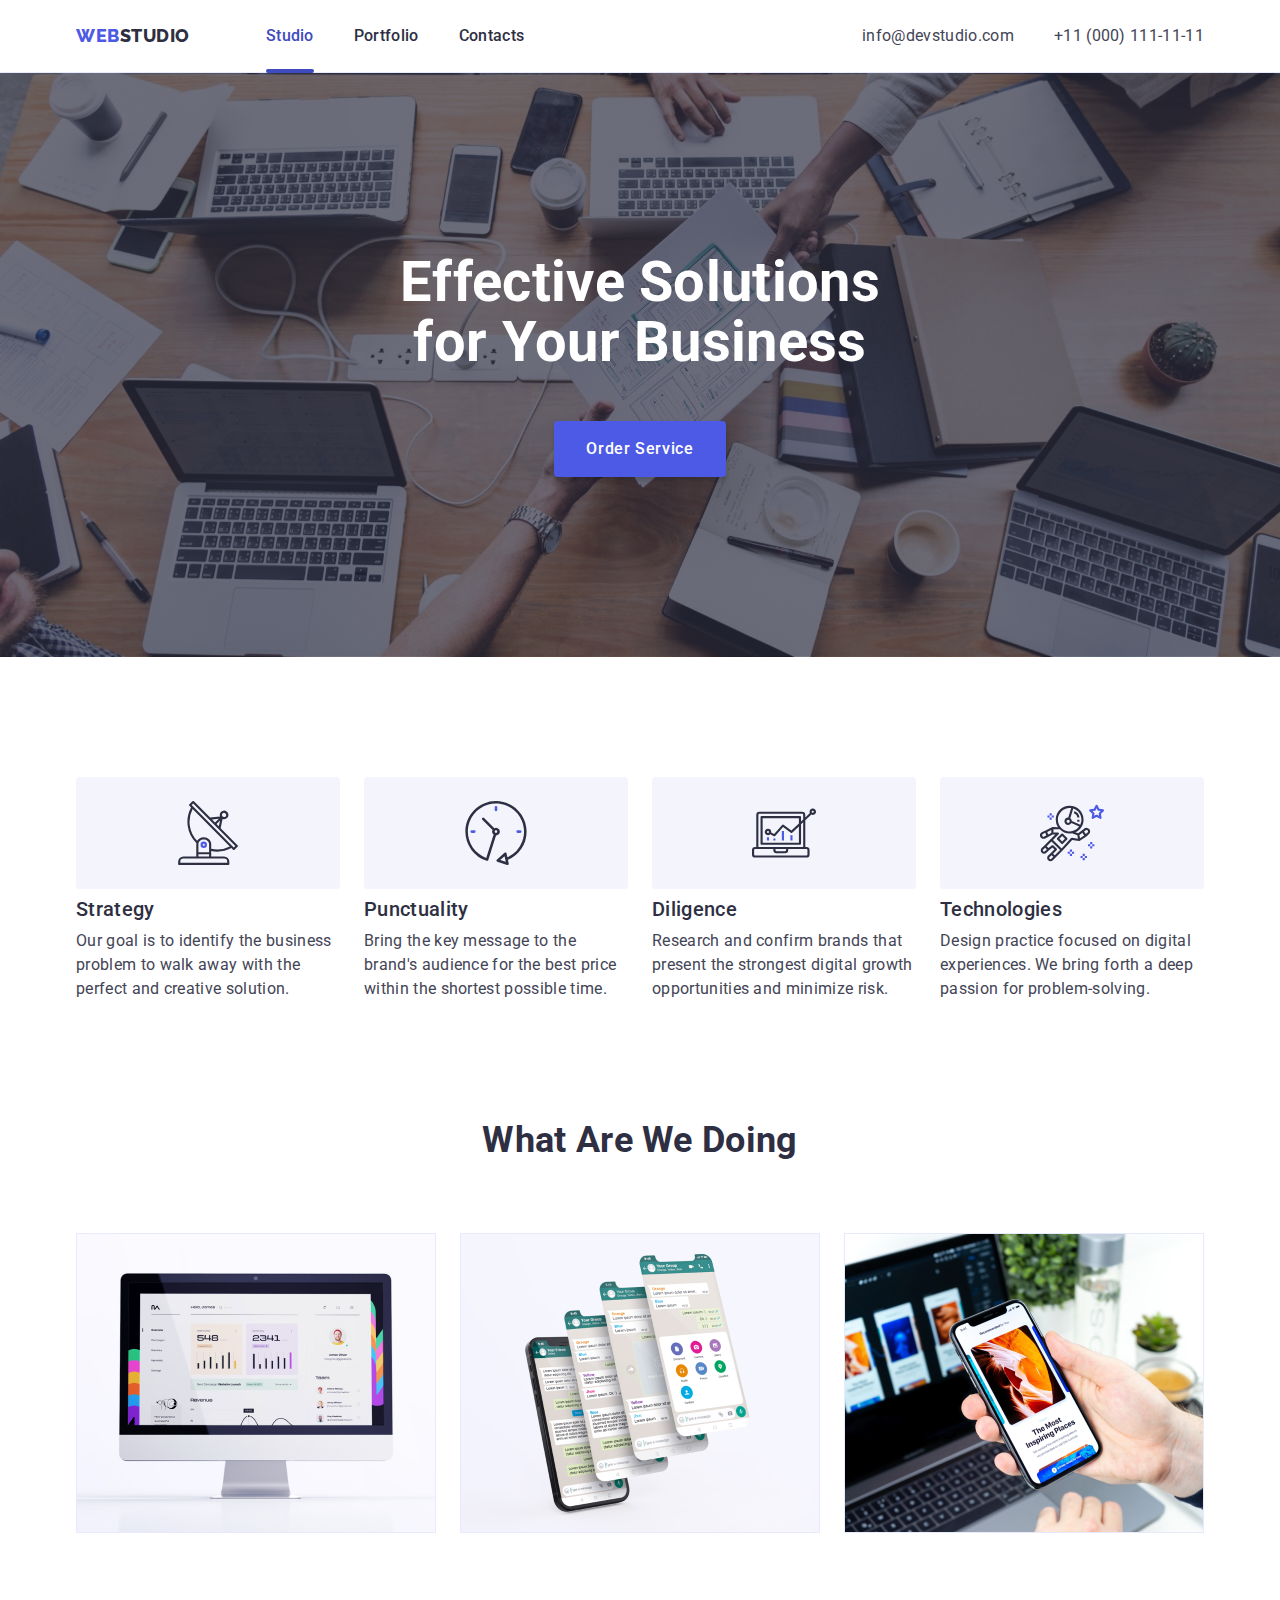
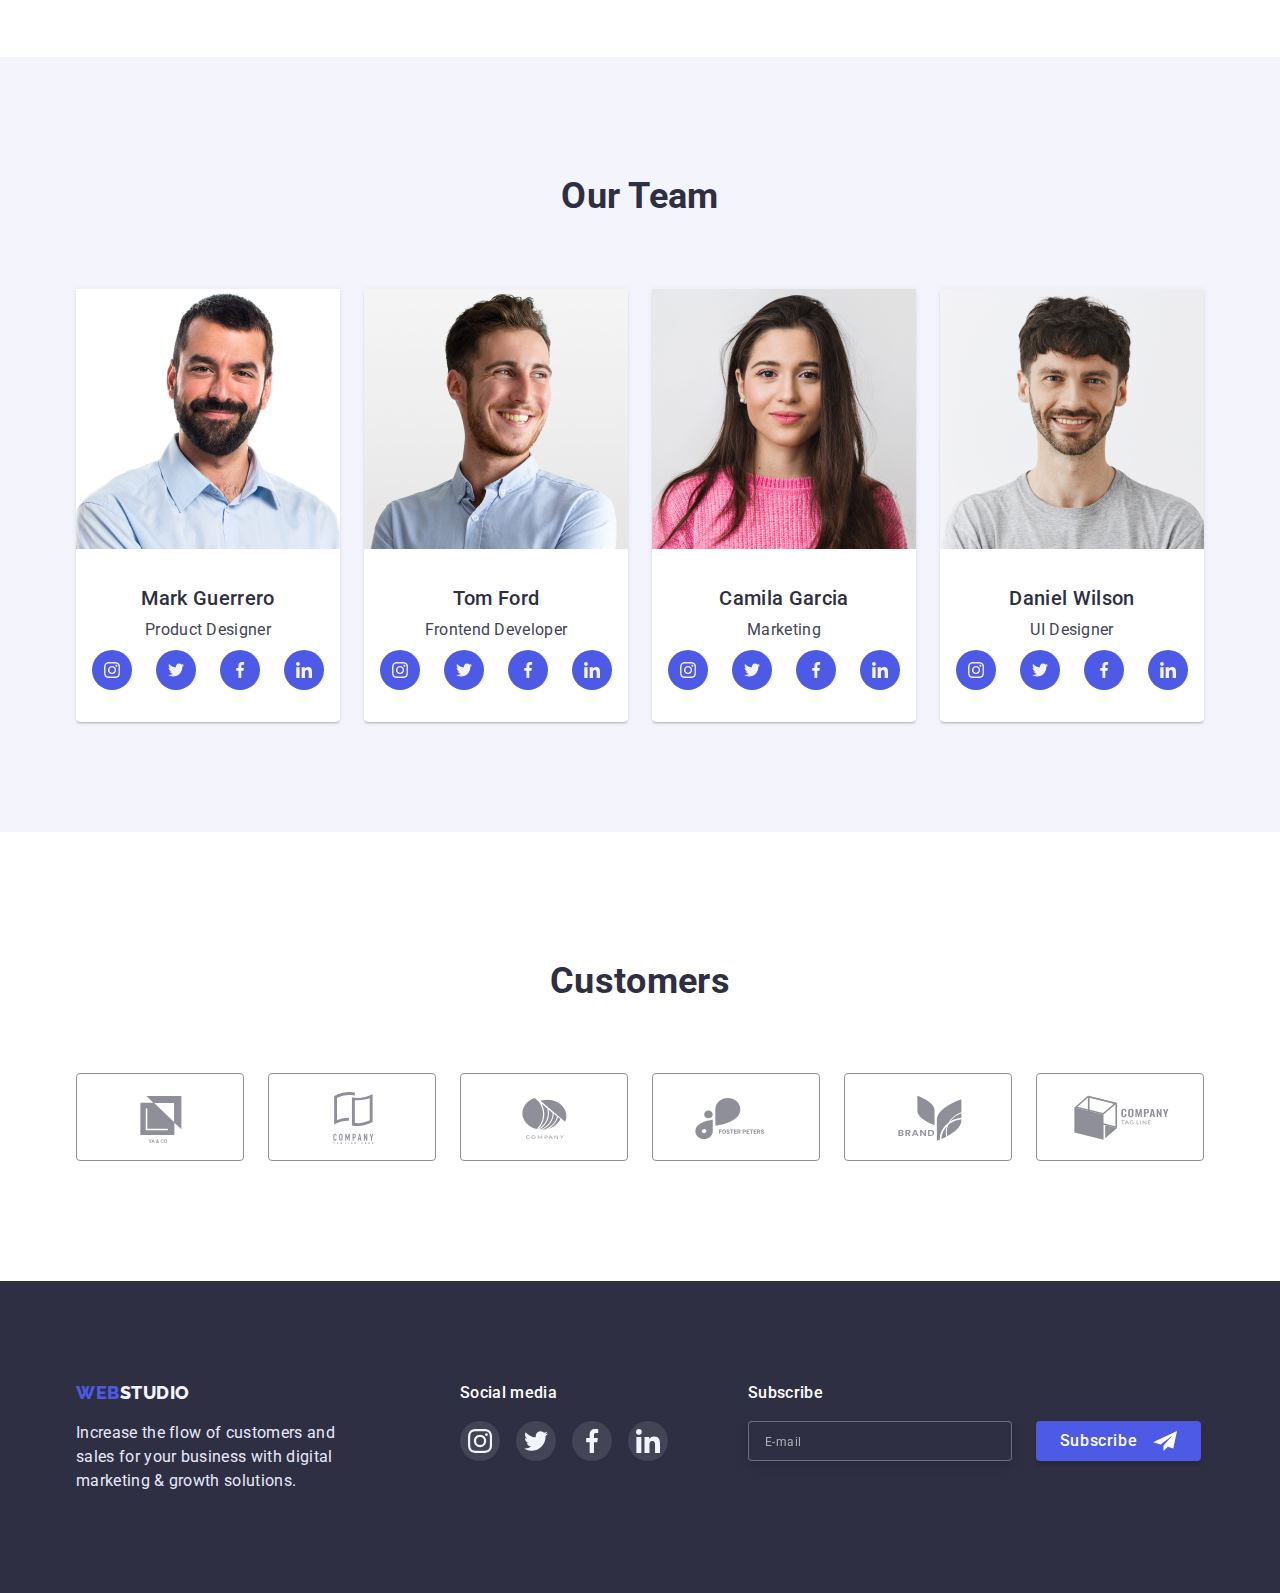
<file: index.html>
<!DOCTYPE html>
<html lang="en">
  <head>
    <meta charset="UTF-8" />
    <meta http-equiv="X-UA-Compatible" content="IE=edge" />
    <meta name="viewport" content="width=device-width, initial-scale=1.0" />
    <title>WebStudio.com</title>
    <link rel="preconnect" href="https://fonts.googleapis.com" />
    <link rel="preconnect" href="https://fonts.gstatic.com" crossorigin />
    <link
      href="https://fonts.googleapis.com/css2?family=Raleway:wght@800&family=Roboto:wght@400;500;700;900&display=swap"
      rel="stylesheet"
    />
    <link
      rel="stylesheet"
      href="https://cdnjs.cloudflare.com/ajax/libs/modern-normalize/1.1.0/modern-normalize.min.css"
    />
    <link rel="stylesheet" href="./css/styles.css" />
  </head>
  <body>
    <!-- Top Line -->
    <header class="header">
      <div class="container header-address">
        <nav class="header-navigation">
          <!-- Logo Web Studio -->
          <a href="./index.html" class="logo-link">
            Web<span class="logo-studio">Studio</span>
          </a>
          <!-- Menu Nav -->
          <ul class="header-list link">
            <li class="header-item">
              <a href="./index.html" class="header-link curent">Studio</a>
            </li>
            <li class="header-item">
              <a href="./portfolio.html" class="header-link">Portfolio</a>
            </li>
            <li class="header-item">
              <a href="" class="header-link">Contacts</a>
            </li>
          </ul>
        </nav>
        <!-- Contacts info -->
        <address class="h-address">
          <ul class="header-address-list link">
            <li class="header-address-item">
              <a href="mailto:info@devstudio.com" class="header-mail"
                >info@devstudio.com</a
              >
            </li>
            <li class="header-address-item">
              <a href="tel:+110001111111" class="header-tel"
                >+11 (000) 111-11-11</a
              >
            </li>
          </ul>
        </address>
      </div>
    </header>
    <!-- Content section  -->
    <main>
      <!-- Hero section -->
      <section class="hero">
        <div class="container">
          <h1 class="hero-title">Effective Solutions for Your Business</h1>
          <button type="button" data-modal-open class="hero-button">
            Order Service
          </button>

          <div class="backdrop is-hidden" data-modal>
            <div class="modal">
              <button type="button" data-modal-close class="modal-close">
                <svg class="icon-close" widht="8" height="8">
                  <use href="./images/icons.svg#icon-close"></use>
                </svg>
              </button>
              <p class="modal-title">
                Leave your contacts and we will call you back
              </p>
              <form>
                <label for="name" class="form-label">Name</label>
                <div class="form-group">
                  <input type="text" name="name" id="name" class="form-input" />
                  <svg class="form-icon" width="18" height="18">
                    <use href="./images/icons.svg#icon-person"></use>
                  </svg>
                </div>
                <label for="phone" class="form-label">Phone</label>
                <div class="form-group">
                  <input
                    type="tel"
                    name="phone"
                    id="phone"
                    class="form-input"
                  />
                  <svg class="form-icon" width="18" height="24">
                    <use href="./images/icons.svg#icon-phone"></use>
                  </svg>
                </div>
                <label for="email" class="form-label">Email</label>
                <div class="form-group">
                  <input
                    type="email"
                    name="email"
                    id="email"
                    class="form-input"
                  />
                  <svg class="form-icon" width="18" height="24">
                    <use href="./images/icons.svg#icon-email"></use>
                  </svg>
                </div>
                <label for="comment" class="form-label">Comment</label>
                <textarea
                  name="comment"
                  id="comment"
                  class="form-textarea"
                  placeholder="Text input"
                ></textarea>

                <div class="checkbox">
                  <input
                    type="checkbox"
                    id="policy"
                    name="policy"
                    class="form-checkbox visually-hidden"
                  />
                  <label for="policy" class="policy-label">
                    <span class="box-icon">
                      <svg width="16" height="16">
                        <use href="./images/icons.svg#icon-Property"></use>
                      </svg> </span
                    >I accept the terms and conditions of the
                    <a href="">Privacy Policy</a>
                  </label>
                </div>
                <button type="submit" class="form-btn hero-button">Send</button>
              </form>
            </div>
          </div>
        </div>
      </section>
      <!-- Section 1 Preference -->
      <section class="section">
        <div class="container">
          <h2 class="visually-hidden">Preference</h2>
          <ul class="preference-list link">
            <li class="preference-item">
              <div class="preference-icon-link">
                <svg class="preference-icon" width="64" height="64">
                  <use href="./images/icons.svg#icon-antenna"></use>
                </svg>
              </div>
              <h3 class="preference-title">Strategy</h3>
              <p class="preference-description">
                Our goal is to identify the business problem to walk away with
                the perfect and creative solution.
              </p>
            </li>
            <li class="preference-item">
              <div class="preference-icon-link">
                <svg class="preference-icon" width="64" height="64">
                  <use href="./images/icons.svg#icon-clock"></use>
                </svg>
              </div>
              <h3 class="preference-title">Punctuality</h3>
              <p class="preference-description">
                Bring the key message to the brand's audience for the best price
                within the shortest possible time.
              </p>
            </li>
            <li class="preference-item">
              <div class="preference-icon-link">
                <svg class="preference-icon" width="64" height="64">
                  <use href="./images/icons.svg#icon-diagram"></use>
                </svg>
              </div>
              <h3 class="preference-title">Diligence</h3>
              <p class="preference-description">
                Research and confirm brands that present the strongest digital
                growth opportunities and minimize risk.
              </p>
            </li>
            <li class="preference-item">
              <div class="preference-icon-link">
                <svg class="preference-icon" width="64" height="64">
                  <use href="./images/icons.svg#icon-astronaut"></use>
                </svg>
              </div>
              <h3 class="preference-title">Technologies</h3>
              <p class="preference-description">
                Design practice focused on digital experiences. We bring forth a
                deep passion for problem-solving.
              </p>
            </li>
          </ul>
        </div>
      </section>
      <!-- Section 2 What are we doing-->
      <section class="section nopadding">
        <div class="container">
          <h2 class="section-title">What are we doing</h2>
          <ul class="doing-list link">
            <li class="item-img">
              <img
                src="./images/img1.jpg"
                alt="compute-image"
                width="360"
                height="300"
              />
            </li>
            <li class="item-img">
              <img
                src="./images/img2.jpg"
                alt="message-image"
                width="360"
                height="300"
              />
            </li>
            <li class="item-img">
              <img
                src="./images/img3.jpg"
                alt="phone-image"
                width="360"
                height="300"
              />
            </li>
          </ul>
        </div>
      </section>
      <!-- Section 3 Our Team-->
      <section class="section team">
        <div class="container">
          <h2 class="section-title">Our Team</h2>
          <ul class="team-list link">
            <li class="team-title">
              <img
                src="./images/TeamCard1.jpg"
                width="264"
                height="260"
                alt="MarkGuerrero-img"
              />
              <h3 class="team-name">Mark Guerrero</h3>
              <p class="team-position">Product Designer</p>
              <ul class="team-social-list link">
                <li class="team-social-title">
                  <a href="" class="team-social-link">
                    <svg class="team-social-icon" width="16" height="16">
                      <use href="./images/icons.svg#icon-instagram"></use>
                    </svg>
                  </a>
                </li>
                <li class="team-social-title">
                  <a href="" class="team-social-link">
                    <svg class="team-social-icon" width="16" height="16">
                      <use href="./images/icons.svg#icon-twitter"></use>
                    </svg>
                  </a>
                </li>
                <li class="team-social-title">
                  <a href="" class="team-social-link">
                    <svg class="team-social-icon" width="16" height="16">
                      <use href="./images/icons.svg#icon-facebook"></use>
                    </svg>
                  </a>
                </li>
                <li class="team-social-title">
                  <a href="" class="team-social-link">
                    <svg class="team-social-icon" width="16" height="16">
                      <use href="./images/icons.svg#icon-linkedin"></use>
                    </svg>
                  </a>
                </li>
              </ul>
            </li>
            <li class="team-title">
              <img
                src="./images/TeamCard2.jpg"
                width="264"
                height="260"
                alt="TomFord-img"
              />
              <h3 class="team-name">Tom Ford</h3>
              <p class="team-position">Frontend Developer</p>
              <ul class="team-social-list link">
                <li class="team-social-title">
                  <a href="" class="team-social-link">
                    <svg class="team-social-icon" width="16" height="16">
                      <use href="./images/icons.svg#icon-instagram"></use>
                    </svg>
                  </a>
                </li>
                <li class="team-social-title">
                  <a href="" class="team-social-link">
                    <svg class="team-social-icon" width="16" height="16">
                      <use href="./images/icons.svg#icon-twitter"></use>
                    </svg>
                  </a>
                </li>
                <li class="team-social-title">
                  <a href="" class="team-social-link">
                    <svg class="team-social-icon" width="16" height="16">
                      <use href="./images/icons.svg#icon-facebook"></use>
                    </svg>
                  </a>
                </li>
                <li class="team-social-title">
                  <a href="" class="team-social-link">
                    <svg class="team-social-icon" width="16" height="16">
                      <use href="./images/icons.svg#icon-linkedin"></use>
                    </svg>
                  </a>
                </li>
              </ul>
            </li>
            <li class="team-title">
              <img
                src="./images/TeamCard3.jpg"
                width="264"
                height="260"
                alt="CamilaGarcia-img"
              />
              <h3 class="team-name">Camila Garcia</h3>
              <p class="team-position">Marketing</p>
              <ul class="team-social-list link">
                <li class="team-social-title">
                  <a href="" class="team-social-link">
                    <svg class="team-social-icon" width="16" height="16">
                      <use href="./images/icons.svg#icon-instagram"></use>
                    </svg>
                  </a>
                </li>
                <li class="team-social-title">
                  <a href="" class="team-social-link">
                    <svg class="team-social-icon" width="16" height="16">
                      <use href="./images/icons.svg#icon-twitter"></use>
                    </svg>
                  </a>
                </li>
                <li class="team-social-title">
                  <a href="" class="team-social-link">
                    <svg class="team-social-icon" width="16" height="16">
                      <use href="./images/icons.svg#icon-facebook"></use>
                    </svg>
                  </a>
                </li>
                <li class="team-social-title">
                  <a href="" class="team-social-link">
                    <svg class="team-social-icon" width="16" height="16">
                      <use href="./images/icons.svg#icon-linkedin"></use>
                    </svg>
                  </a>
                </li>
              </ul>
            </li>
            <li class="team-title">
              <img
                src="./images/TeamCard4.jpg"
                width="264"
                height="260"
                alt="DanielWilson-img"
              />
              <h3 class="team-name">Daniel Wilson</h3>
              <p class="team-position">UI Designer</p>
              <ul class="team-social-list link">
                <li class="team-social-title">
                  <a href="" class="team-social-link">
                    <svg class="team-social-icon" width="16" height="16">
                      <use href="./images/icons.svg#icon-instagram"></use>
                    </svg>
                  </a>
                </li>
                <li class="team-social-title">
                  <a href="" class="team-social-link">
                    <svg class="team-social-icon" width="16" height="16">
                      <use href="./images/icons.svg#icon-twitter"></use>
                    </svg>
                  </a>
                </li>
                <li class="team-social-title">
                  <a href="" class="team-social-link">
                    <svg class="team-social-icon" width="16" height="16">
                      <use href="./images/icons.svg#icon-facebook"></use>
                    </svg>
                  </a>
                </li>
                <li class="team-social-title">
                  <a href="" class="team-social-link">
                    <svg class="team-social-icon" width="16" height="16">
                      <use href="./images/icons.svg#icon-linkedin"></use>
                    </svg>
                  </a>
                </li>
              </ul>
            </li>
          </ul>
        </div>
      </section>
      <!--Customers-->
      <section class="section-customers">
        <div class="container">
          <h2 class="section-title">Customers</h2>
          <ul class="customers-list link">
            <li class="customers-list-title">
              <a href="" class="customers-link">
                <svg class="customers-icon" width="104" height="56">
                  <use href="./images/icons.svg#icon-Logo"></use>
                </svg>
              </a>
            </li>
            <li class="customers-list-title">
              <a href="" class="customers-link">
                <svg class="customers-icon" width="104" height="56">
                  <use href="./images/icons.svg#icon-Logo-2"></use>
                </svg>
              </a>
            </li>
            <li class="customers-list-title">
              <a href="" class="customers-link">
                <svg class="customers-icon" width="104" height="56">
                  <use href="./images/icons.svg#icon-Logo-3"></use>
                </svg>
              </a>
            </li>
            <li class="customers-list-title">
              <a href="" class="customers-link">
                <svg class="customers-icon" width="104" height="56">
                  <use href="./images/icons.svg#icon-Logo-4"></use>
                </svg>
              </a>
            </li>
            <li class="customers-list-title">
              <a href="" class="customers-link">
                <svg class="customers-icon" width="104" height="56">
                  <use href="./images/icons.svg#icon-Logo-5"></use>
                </svg>
              </a>
            </li>
            <li class="customers-list-title">
              <a href="" class="customers-link">
                <svg class="customers-icon" width="104" height="56">
                  <use href="./images/icons.svg#icon-Logo-6"></use>
                </svg>
              </a>
            </li>
          </ul>
        </div>
      </section>
    </main>
    <!-- Section Footer -->
    <footer class="footer">
      <div class="container footer-container">
        <div class="footer-logo">
          <a href="./index.html" class="logo-footer"
            >Web<span class="logo-studio-footer">Studio</span>
          </a>
          <p class="footer-description">
            Increase the flow of customers and sales for your business with
            digital marketing & growth solutions.
          </p>
        </div>
        <div class="social-media">
          <h3 class="social-name">Social media</h3>
          <ul class="footer-social-list link">
            <li class="footer-social-title">
              <a href="" class="footer-social-link">
                <svg class="footer-social-icon" width="24" height="24">
                  <use href="./images/icons.svg#icon-instagram"></use>
                </svg>
              </a>
            </li>
            <li class="footer-social-title">
              <a href="" class="footer-social-link">
                <svg class="footer-social-icon" width="24" height="24">
                  <use href="./images/icons.svg#icon-twitter"></use>
                </svg>
              </a>
            </li>
            <li class="footer-social-title">
              <a href="" class="footer-social-link">
                <svg class="footer-social-icon" width="24" height="24">
                  <use href="./images/icons.svg#icon-facebook"></use>
                </svg>
              </a>
            </li>
            <li class="footer-social-title">
              <a href="" class="footer-social-link">
                <svg class="footer-social-icon" width="24" height="24">
                  <use href="./images/icons.svg#icon-linkedin"></use>
                </svg>
              </a>
            </li>
          </ul>
        </div>
        <div class="subscribe">
          <h3 class="social-name">Subscribe</h3>
          <form class="subscribe-form">
            <input
              type="email"
              name="subscription"
              placeholder="E-mail"
              class="subscription-input"
              autocomplete="off"
              required
            />
            <button type="submit" class="subscribe-btn">
              Subscribe
              <svg class="icon-frame" width="24" height="24">
                <use href="./images/icons.svg#icon-send"></use>
              </svg>
            </button>
          </form>
        </div>
      </div>
    </footer>
    <script src="./js/main.js"></script>
  </body>
</html>
</file>
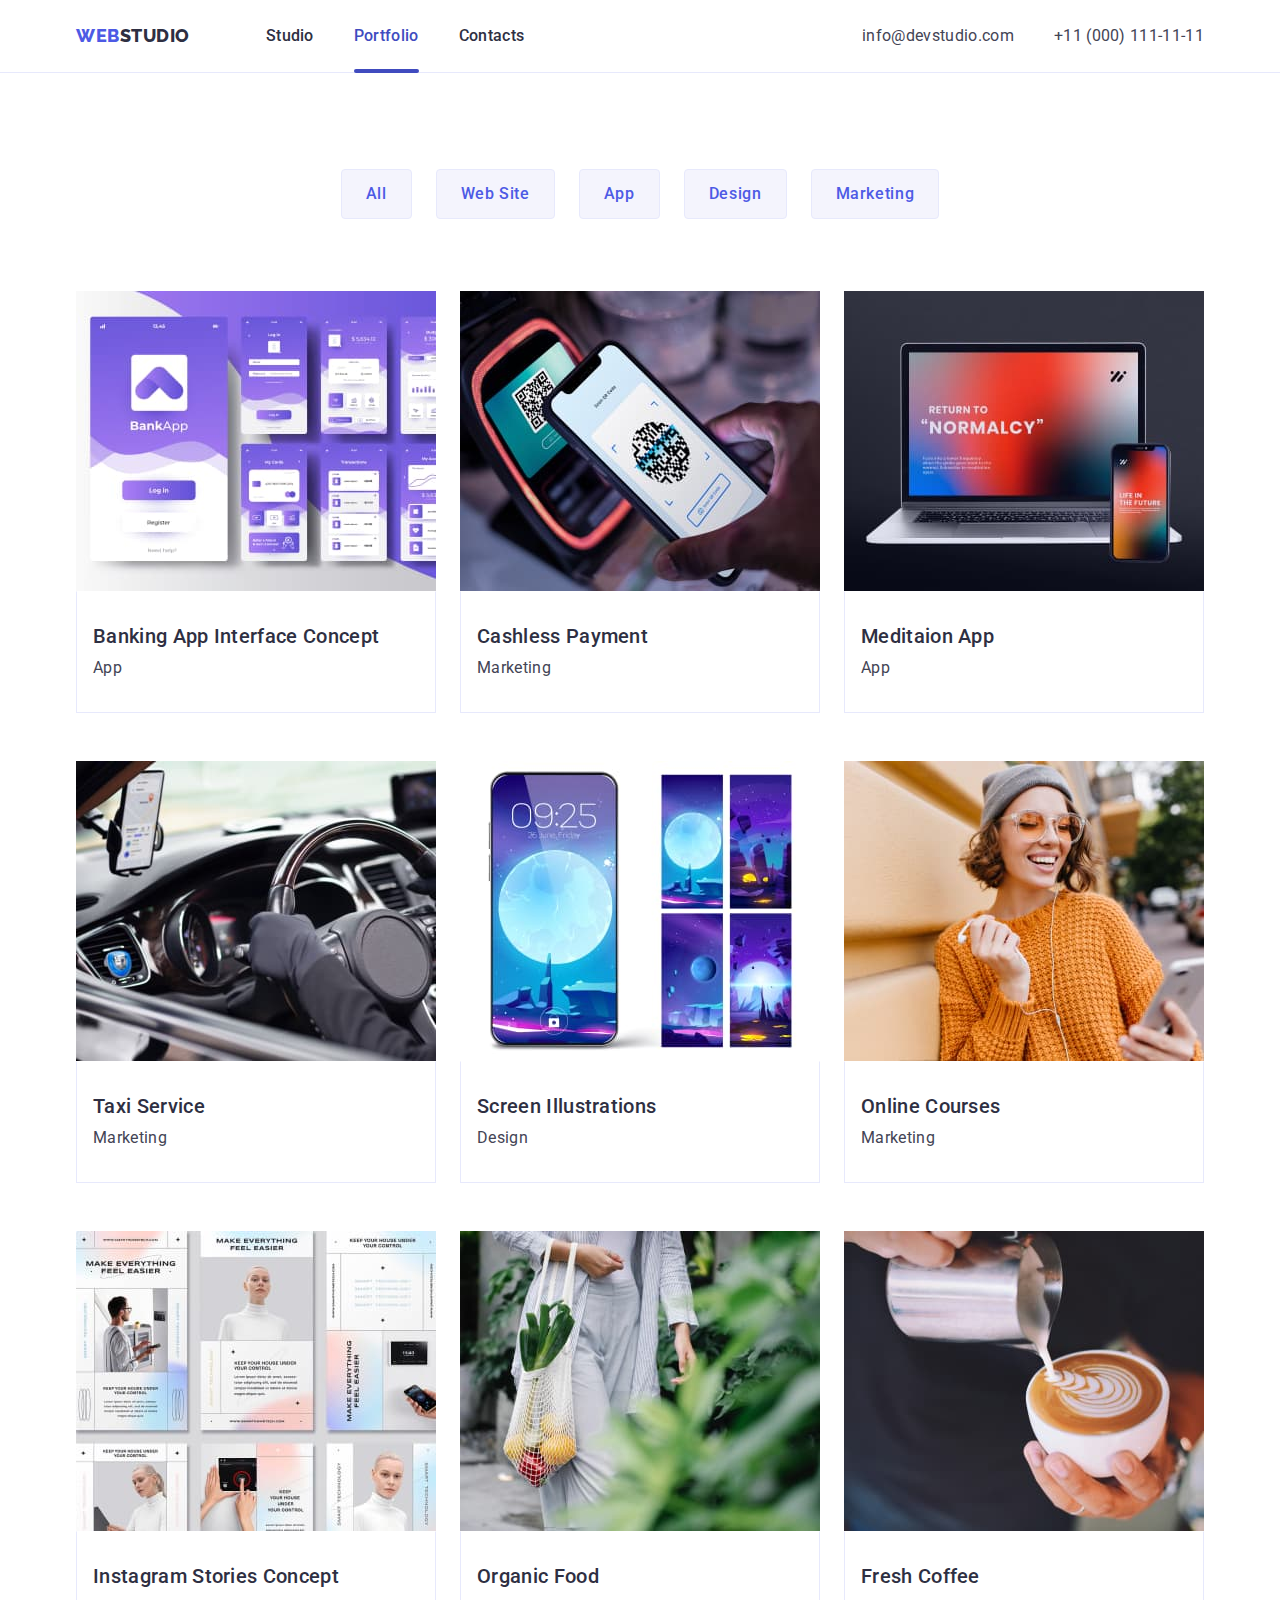
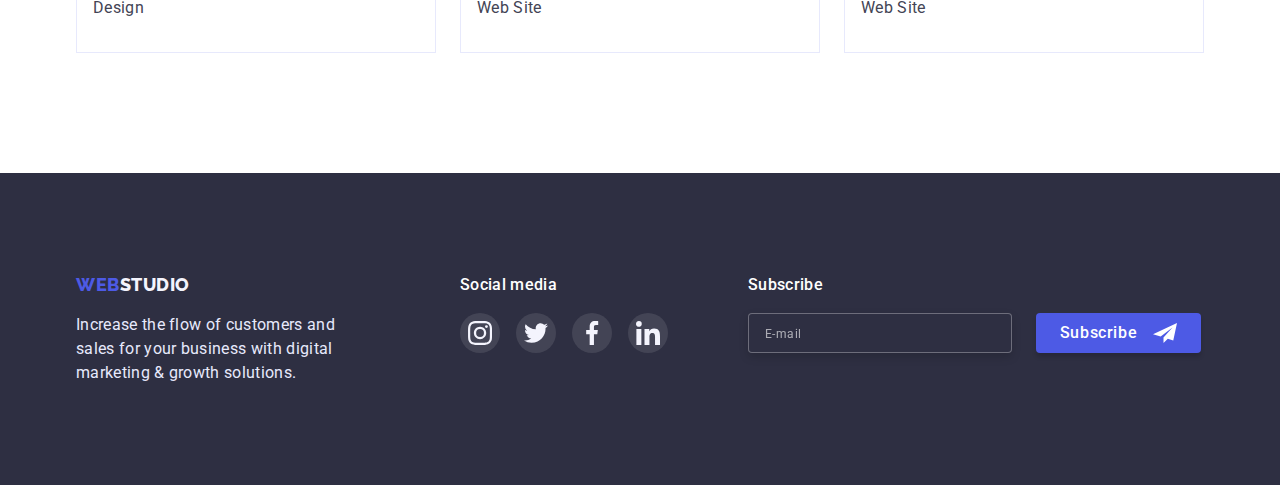
<file: portfolio.html>
<!DOCTYPE html>
<html lang="en">
  <head>
    <meta charset="UTF-8" />
    <meta http-equiv="X-UA-Compatible" content="IE=edge" />
    <meta name="viewport" content="width=device-width, initial-scale=1.0" />
    <title>Portfolio</title>
    <link rel="preconnect" href="https://fonts.googleapis.com" />
    <link rel="preconnect" href="https://fonts.gstatic.com" crossorigin />
    <link
      href="https://fonts.googleapis.com/css2?family=Raleway:wght@800&family=Roboto:wght@400;500;700;900&display=swap"
      rel="stylesheet"
    />
    <link
      rel="stylesheet"
      href="https://cdnjs.cloudflare.com/ajax/libs/modern-normalize/1.1.0/modern-normalize.min.css"
    />
    <link rel="stylesheet" href="./css/styles.css" />
  </head>
  <body>
    <!-- Top Line -->
    <header class="header">
      <div class="container header-address">
        <nav class="header-navigation">
          <!-- Logo Web Studio -->
          <a href="./index.html" class="logo-link">
            Web<span class="logo-studio">Studio</span>
          </a>
          <!-- Menu Nav -->
          <ul class="header-list link">
            <li class="header-item">
              <a href="./index.html" class="header-link">Studio</a>
            </li>
            <li class="header-item">
              <a href="./portfolio.html" class="header-link curent"
                >Portfolio</a
              >
            </li>
            <li class="header-item">
              <a href="" class="header-link">Contacts</a>
            </li>
          </ul>
        </nav>
        <!-- Contacts info -->
        <address class="h-address">
          <ul class="header-address-list link">
            <li class="header-address-item">
              <a href="mailto:info@devstudio.com" class="header-mail"
                >info@devstudio.com</a
              >
            </li>
            <li class="header-address-item">
              <a href="tel:+110001111111" class="header-tel"
                >+11 (000) 111-11-11</a
              >
            </li>
          </ul>
        </address>
      </div>
    </header>
    <!-- Content section  -->
    <main class="content-portfoli">
      <section class="portfolio-section">
        <div class="container">
          <h1 class="portfoli-title visually-hidden">Work examples</h1>
          <ul class="button-list link">
            <li class="button-item-portfolio">
              <button type="button" class="content-portfolio-button">
                All
              </button>
            </li>
            <li class="button-item-portfolio">
              <button type="button" class="content-portfolio-button">
                Web Site
              </button>
            </li>
            <li class="button-item-portfolio">
              <button type="button" class="content-portfolio-button">
                App
              </button>
            </li>
            <li class="button-item-portfolio">
              <button type="button" class="content-portfolio-button">
                Design
              </button>
            </li>
            <li class="button-item-portfolio">
              <button type="button" class="content-portfolio-button">
                Marketing
              </button>
            </li>
          </ul>
          <ul class="porfolio-list link">
            <li class="portfolio-list-item">
              <a href="" class="portfolio-link">
                <div class="card-overlay">
                  <img
                    class="img-portfolio"
                    src="./images/Portfolio1.jpg"
                    width="360"
                    alt="Banking App"
                  />
                  <p class="text-overlay">
                    14 Stylish and User-Friendly App Design Concepts · Task
                    Manager App · Calorie Tracker App · Exotic Fruit Ecommerce
                    App · Cloud Storage App
                  </p>
                </div>
                <div class="portfolio-text">
                  <h2 class="examples-title">Banking App Interface Concept</h2>
                  <p class="examples-description">App</p>
                </div>
              </a>
            </li>
            <li class="portfolio-list-item">
              <a href="" class="portfolio-link">
                <div class="card-overlay">
                  <img
                    class="img-portfolio"
                    src="./images/Portfolio2.jpg"
                    width="360"
                    height="300"
                    alt="Cashless Payment"
                  />
                  <p class="text-overlay">
                    14 Stylish and User-Friendly App Design Concepts · Task
                    Manager App · Calorie Tracker App · Exotic Fruit Ecommerce
                    App · Cloud Storage App
                  </p>
                </div>
                <div class="portfolio-text">
                  <h2 class="examples-title">Cashless Payment</h2>
                  <p class="examples-description">Marketing</p>
                </div>
              </a>
            </li>
            <li class="portfolio-list-item">
              <a href="" class="portfolio-link">
                <div class="card-overlay">
                  <img
                    class="img-portfolio"
                    src="./images/Portfolio3.jpg"
                    width="360"
                    height="300"
                    alt="Meditaion App"
                  />
                  <p class="text-overlay">
                    14 Stylish and User-Friendly App Design Concepts · Task
                    Manager App · Calorie Tracker App · Exotic Fruit Ecommerce
                    App · Cloud Storage App
                  </p>
                </div>
                <div class="portfolio-text">
                  <h2 class="examples-title">Meditaion App</h2>
                  <p class="examples-description">App</p>
                </div>
              </a>
            </li>
            <li class="portfolio-list-item">
              <a href="" class="portfolio-link">
                <div class="card-overlay">
                  <img
                    class="img-portfolio"
                    src="./images/Portfolio4.jpg"
                    width="360"
                    height="300"
                    alt="Taxi Service"
                  />
                  <p class="text-overlay">
                    14 Stylish and User-Friendly App Design Concepts · Task
                    Manager App · Calorie Tracker App · Exotic Fruit Ecommerce
                    App · Cloud Storage App
                  </p>
                </div>
                <div class="portfolio-text">
                  <h2 class="examples-title">Taxi Service</h2>
                  <p class="examples-description">Marketing</p>
                </div>
              </a>
            </li>
            <li class="portfolio-list-item">
              <a href="" class="portfolio-link">
                <div class="card-overlay">
                  <img
                    class="img-portfolio"
                    src="./images/Portfolio5.jpg"
                    width="360"
                    height="300"
                    alt="Screen Illustrations"
                  />
                  <p class="text-overlay">
                    14 Stylish and User-Friendly App Design Concepts · Task
                    Manager App · Calorie Tracker App · Exotic Fruit Ecommerce
                    App · Cloud Storage App
                  </p>
                </div>
                <div class="portfolio-text">
                  <h2 class="examples-title">Screen Illustrations</h2>
                  <p class="examples-description">Design</p>
                </div>
              </a>
            </li>
            <li class="portfolio-list-item">
              <a href="" class="portfolio-link">
                <div class="card-overlay">
                  <img
                    class="img-portfolio"
                    src="./images/Portfolio6.jpg"
                    width="360"
                    height="300"
                    alt="Online Courses"
                  />
                  <p class="text-overlay">
                    14 Stylish and User-Friendly App Design Concepts · Task
                    Manager App · Calorie Tracker App · Exotic Fruit Ecommerce
                    App · Cloud Storage App
                  </p>
                </div>
                <div class="portfolio-text">
                  <h2 class="examples-title">Online Courses</h2>
                  <p class="examples-description">Marketing</p>
                </div>
              </a>
            </li>
            <li class="portfolio-list-item">
              <a href="" class="portfolio-link">
                <div class="card-overlay">
                  <img
                    class="img-portfolio"
                    src="./images/Portfolio7.jpg"
                    width="360"
                    height="300"
                    alt="Instagram"
                  />
                  <p class="text-overlay">
                    14 Stylish and User-Friendly App Design Concepts · Task
                    Manager App · Calorie Tracker App · Exotic Fruit Ecommerce
                    App · Cloud Storage App
                  </p>
                </div>
                <div class="portfolio-text">
                  <h2 class="examples-title">Instagram Stories Concept</h2>
                  <p class="examples-description">Design</p>
                </div>
              </a>
            </li>
            <li class="portfolio-list-item">
              <a href="" class="portfolio-link">
                <div class="card-overlay">
                  <img
                    class="img-portfolio"
                    src="./images/Portfolio8.jpg"
                    width="360"
                    height="300"
                    alt="Organic Food"
                  />
                  <p class="text-overlay">
                    14 Stylish and User-Friendly App Design Concepts · Task
                    Manager App · Calorie Tracker App · Exotic Fruit Ecommerce
                    App · Cloud Storage App
                  </p>
                </div>
                <div class="portfolio-text">
                  <h2 class="examples-title">Organic Food</h2>
                  <p class="examples-description">Web Site</p>
                </div>
              </a>
            </li>
            <li class="portfolio-list-item">
              <a href="" class="portfolio-link">
                <div class="card-overlay">
                  <img
                    class="img-portfolio"
                    src="./images/Portfolio9.jpg"
                    width="360"
                    height="300"
                    alt="Fresh Coffee"
                  />
                  <p class="text-overlay">
                    14 Stylish and User-Friendly App Design Concepts · Task
                    Manager App · Calorie Tracker App · Exotic Fruit Ecommerce
                    App · Cloud Storage App
                  </p>
                </div>
                <div class="portfolio-text">
                  <h2 class="examples-title">Fresh Coffee</h2>
                  <p class="examples-description">Web Site</p>
                </div>
              </a>
            </li>
          </ul>
        </div>
      </section>
    </main>
    <!-- Section Footer -->
    <footer class="footer">
      <div class="container footer-container">
        <div class="footer-logo">
          <a href="./index.html" class="logo-footer"
            >Web<span class="logo-studio-footer">Studio</span>
          </a>
          <p class="footer-description">
            Increase the flow of customers and sales for your business with
            digital marketing & growth solutions.
          </p>
        </div>
        <div class="social-media">
          <h3 class="social-name">Social media</h3>
          <ul class="footer-social-list link">
            <li class="footer-social-title">
              <a href="" class="footer-social-link">
                <svg class="footer-social-icon" width="24" height="24">
                  <use href="./images/icons.svg#icon-instagram"></use>
                </svg>
              </a>
            </li>
            <li class="footer-social-title">
              <a href="" class="footer-social-link">
                <svg class="footer-social-icon" width="24" height="24">
                  <use href="./images/icons.svg#icon-twitter"></use>
                </svg>
              </a>
            </li>
            <li class="footer-social-title">
              <a href="" class="footer-social-link">
                <svg class="footer-social-icon" width="24" height="24">
                  <use href="./images/icons.svg#icon-facebook"></use>
                </svg>
              </a>
            </li>
            <li class="footer-social-title">
              <a href="" class="footer-social-link">
                <svg class="footer-social-icon" width="24" height="24">
                  <use href="./images/icons.svg#icon-linkedin"></use>
                </svg>
              </a>
            </li>
          </ul>
        </div>
        <div class="subscribe">
          <h3 class="social-name">Subscribe</h3>
          <form class="subscribe-form">
            <input
              type="email"
              name="subscription"
              placeholder="E-mail"
              class="subscription-input"
              autocomplete="off"
              required
            />
            <button type="submit" class="subscribe-btn">
              Subscribe
              <svg class="icon-frame" width="24" height="24">
                <use href="./images/icons.svg#icon-send"></use>
              </svg>
            </button>
          </form>
        </div>
      </div>
    </footer>
  </body>
</html>
</file>
<file: css/styles.css>
:root {
  --primari-text-color: #434455;
  --secondary-text-color: #404bbf;
  --primari-background-color: #ffffff;
}
body {
  font-family: 'Roboto', sans-serif;
  letter-spacing: 0.02em;
  background: var(--primari-background-color);
}
/* --------------------------------------------Header--------------------------------------------*/
.container {
  max-width: 1158px;
  padding: 0 15px;
  margin: 0 auto;
}
.header {
  border-bottom-width: 1px;
  border-bottom-style: solid;
  border-bottom-color: #e7e9fc;
}

/* Logo WebStudio */
.logo-link {
  padding-top: 24px;
  padding-bottom: 24px;
  margin-right: 76px;
  display: inline-block;

  text-decoration: none;
  font-family: 'Raleway', sans-serif;
  font-weight: 800;
  font-size: 18px;
  line-height: 1.33;
  letter-spacing: 0.03em;
  text-transform: uppercase;
  color: #4d5ae5;
}
.logo-studio {
  color: #2e2f42;
}
/* Menu Nav */
.header-navigation {
  display: flex;
}
.link {
  padding: 0;
  margin: 0;

  list-style: none;
}
.header-list {
  display: flex;
}
.header-item:not(:last-child) {
  margin-right: 40px;
}

.header-link {
  display: block;
  padding-top: 24px;
  padding-bottom: 24px;
  position: relative;
  transition: color 250ms cubic-bezier(0.4, 0, 0.2, 1);

  text-decoration: none;
  font-weight: 500;
  font-size: 16px;
  line-height: 1.5;
  color: #2e2f42;
}
.header-link:hover,
.header-link:focus {
  font-weight: 500;
  font-size: 16px;
  line-height: 1.5;
  color: var(--secondary-text-color);
}
.header-list .header-link.curent {
  font-weight: 500;
  font-size: 16px;
  line-height: 1.5;
  color: var(--secondary-text-color);
}
.header-list .header-link.curent::after {
  content: '';
  width: 100%;
  height: 4px;
  background: #404bbf;
  border-radius: 2px;
  position: absolute;
  left: 0;
  bottom: -1px;
}
/* Contacts info */
.header-address {
  display: flex;
  align-items: center;
}
.h-address {
  margin-left: auto;
}
.header-address-list {
  display: flex;
}
.header-address-item + .header-address-item {
  margin-left: 40px;
}
.header-mail {
  padding-top: 24px;
  padding-bottom: 24px;

  font-style: normal;
  text-decoration: none;
  font-size: 16px;
  line-height: 1.5;
  color: var(--primari-text-color);
  transition: color 250ms cubic-bezier(0.4, 0, 0.2, 1);
}
.header-mail:hover,
.header-mail:focus {
  font-size: 16px;
  line-height: 1.5;
  color: var(--secondary-text-color);
}
.header-tel {
  padding-top: 24px;
  padding-bottom: 24px;

  font-style: normal;
  text-decoration: none;
  font-size: 16px;
  line-height: 1.5;
  color: var(--primari-text-color);
  transition: color 250ms cubic-bezier(0.4, 0, 0.2, 1);
}
.header-tel:hover,
.header-tel:focus {
  font-size: 16px;
  line-height: 1.5;
  color: var(--secondary-text-color);
}
/* --------------------------------------------Content section--------------------------------------------*/
/* Hero section */
.hero {
  max-width: 1440px;
  margin: 0 auto;
  padding: 180px 0;
  background: #2e2f42;
  text-align: center;
  background-image: linear-gradient(
      rgba(46, 47, 66, 0.7),
      rgba(46, 47, 66, 0.7)
    ),
    url(../images/people-office\ 1.jpg);
  background-repeat: no-repeat;
  background-position: center;
}
.hero-title {
  margin-top: 0;
  margin-right: auto;
  margin-left: auto;
  margin-bottom: 48px;
  width: 496px;
  text-align: center;

  font-weight: 700;
  font-size: 56px;
  line-height: 1.07;
  color: #ffffff;
}
.hero-button {
  border: none;
  border-radius: 4px;
  padding: 16px 32px;
  min-width: 169px;
  text-align: center;
  box-shadow: 0px 4px 4px rgba(0, 0, 0, 0.15);
  transition: background-color 250ms cubic-bezier(0.4, 0, 0.2, 1);

  font-family: inherit;
  font-weight: 500;
  font-size: 16px;
  line-height: 1.5;
  letter-spacing: 0.04em;
  color: #ffffff;
  background: #4d5ae5;
  cursor: pointer;
}
.hero-button:hover,
.hero-button:focus {
  background: #404bbf;
}
.backdrop {
  position: fixed;
  width: 100%;
  height: 100%;
  top: 0;
  left: 0;
  background: rgba(46, 47, 66, 0.4);
  transition: opacity 250ms cubic-bezier(0.4, 0, 0.2, 1),
    visibility 250ms cubic-bezier(0.4, 0, 0.2, 1);
}
.modal {
  position: absolute;
  top: 50%;
  left: 50%;
  transform: translate(-50%, -50%) scale(1);
  transition: transform 250ms cubic-bezier(0.4, 0, 0.2, 1);

  width: 408px;
  min-height: 576px;
  padding: 72px 24px 24px 24px;
  background: #fcfcfc;
  box-shadow: 0px 1px 1px rgba(0, 0, 0, 0.14), 0px 1px 3px rgba(0, 0, 0, 0.12),
    0px 2px 1px rgba(0, 0, 0, 0.2);
  border-radius: 4px;
}
.backdrop.is-hidden .modal {
  transform: translate(-50%, -50%) scale(0);
}
.modal-close {
  position: absolute;
  top: 24px;
  right: 24px;
  width: 24px;
  height: 24px;
  border-radius: 50%;
  background: #e7e9fc;
  border: 1px solid rgba(0, 0, 0, 0.1);
  cursor: pointer;
  transition: background-color 250ms cubic-bezier(0.4, 0, 0.2, 1),
    fill-color 250ms cubic-bezier(0.4, 0, 0.2, 1),
    border-color 250ms cubic-bezier(0.4, 0, 0.2, 1),
    border-radius 250ms cubic-bezier(0.4, 0, 0.2, 1);
}
.icon-close {
  position: absolute;
  top: 50%;
  left: 50%;
  transform: translate(-50%, -50%);
  fill: currentColor;
}
.modal-close:is(:hover, :focus) {
  background: #404bbf;
  border: 1px solid rgba(64, 75, 191, 1);
  color: white;
}
.is-hidden {
  opacity: 0;
  visibility: hidden;
  pointer-events: none;
}
.modal-title {
  margin-top: 0;
  margin-bottom: 16px;
  font-weight: 500;
  font-size: 16px;
  line-height: 1.5;
  text-align: center;
  letter-spacing: 0.02em;
  color: #2e2f42;
}
.form-label {
  display: block;
  margin-bottom: 4px;
  font-weight: 400;
  font-size: 12px;
  line-height: 1.17;
  letter-spacing: 0.01em;
  color: #8e8f99;
  text-align: left;
}
.form-label:nth-child(1) {
  letter-spacing: 0.04em;
}
.form-group {
  position: relative;
  margin-bottom: 8px;
}
.form-input {
  width: 100%;
  height: 40px;
  padding: 11px 38px;
  outline: transparent;
  opacity: 0.2;
  border: 1px solid #212121;
  border-radius: 4px;
  transition: border-color 250ms cubic-bezier(0.4, 0, 0.2, 1),
    opacity 250ms cubic-bezier(0.4, 0, 0.2, 1);
}
.form-input:focus {
  border-color: #4d5ae5;
  opacity: 1;
}
.form-input:focus + .form-icon {
  fill: #4d5ae5;
}
.form-icon {
  position: absolute;
  top: 50%;
  left: 16px;
  transform: translateY(-50%);
  fill: #2e2f42;
  transition: fiil 250ms cubic-bezier(0.4, 0, 0.2, 1);
}
.form-textarea {
  display: block;
  width: 100%;
  min-height: 120px;
  border: 1px solid #212121;
  border-radius: 4px;
  padding: 11px 16px;
  outline: transparent;
  resize: none;
  opacity: 0.2;
  transition: border-color 250ms cubic-bezier(0.4, 0, 0.2, 1),
    opacity 250ms cubic-bezier(0.4, 0, 0.2, 1);
}
.form-textarea:focus {
  border-color: #4d5ae5;
  opacity: 1;
}
.form-textarea::placeholder {
  font-size: 12px;
  line-height: 1.17;
  color: rgba(117, 117, 117, 0.5);
}
.checkbox {
  margin-top: 16px;
  margin-bottom: 24px;
}
.policy-label {
  display: flex;
  align-items: center;
  font-size: 12px;
  line-height: 1.17;
  letter-spacing: 0.04em;
  color: var(--subtle-text);
}
.box-icon {
  width: 16px;
  height: 16px;
  margin-right: 8px;
  border: 1.25px solid #2e2f42;
  border-radius: 2px;
  display: flex;
  align-items: center;
  box-sizing: border-box;
  fill: transparent;
  transition: background-color 250ms cubic-bezier(0.4, 0, 0.2, 1),
    fill 250ms cubic-bezier(0.4, 0, 0.2, 1);
}
.form-checkbox:checked + .policy-label .box-icon {
  fill: #f4f4fd;
  background-color: #404bbf;
}
.policy-label a {
  padding-left: 4px;
  color: #4d5ae5;
}
.form-btn {
  display: block;
  min-width: 169px;
  min-height: 56px;
  margin: auto;
}
/* Section 1 Preference */

.visually-hidden {
  position: absolute;
  top: -150%;
  z-index: -100;
  width: 0;
  height: 0;
  opacity: 0;
  visibility: hidden;
  user-select: none;
  pointer-events: none;
  cursor: none;
  margin: 0;
  padding: 0;
  overflow: hidden;
  border: none;
  outline: none;
  white-space: nowrap;
}
.section {
  padding-top: 120px;
  padding-bottom: 120px;
}
.section.nopadding {
  padding-top: 0;
}
.section-title {
  margin-top: 0;
  margin-bottom: 72px;
  text-align: center;

  font-weight: 700;
  font-size: 36px;
  line-height: 1.11;
  text-transform: capitalize;
  color: #2e2f42;
}
.preference-list {
  display: flex;
}
.preference-item {
  width: calc((100% - 72px) / 4);
  margin-right: 24px;
}
.preference-item:nth-child(4n) {
  margin-right: 0;
}
.preference-title {
  margin-top: 0;
  margin-bottom: 8px;

  font-weight: 500;
  font-size: 20px;
  line-height: 1.2;
  color: #2e2f42;
}
.preference-description {
  margin-top: 0;
  margin-bottom: 0;

  font-size: 16px;
  line-height: 1.5;
  color: var(--primari-text-color);
}
.preference-icon-link {
  text-decoration: none;
  display: flex;
  justify-content: center;
  align-items: center;
  margin-bottom: 8px;
  width: 264px;
  height: 112px;
  background: #f4f4fd;
  border-radius: 4px;
}
/* Section 2 What are we doing */
.doing-list {
  display: flex;
}
.item-img {
  margin-right: 24px;
}
.item-img:nth-child(3n) {
  margin-right: 0;
}

/* Section 3 Our Team */
.section.team {
  background: #f4f4fd;
  padding-bottom: 110px;
}

.team-list {
  display: flex;
}
.team-title {
  padding-bottom: 32px;
  margin-right: 24px;
  text-align: center;

  background: var(--primari-background-color);
  box-shadow: 0px 1px 6px rgba(46, 47, 66, 0.08),
    0px 1px 1px rgba(46, 47, 66, 0.16), 0px 2px 1px rgba(46, 47, 66, 0.08);
  border-radius: 0px 0px 4px 4px;
}
.team-title:nth-child(4n) {
  margin-right: 0;
}
.team-name {
  margin-top: 32px;
  margin-bottom: 8px;

  font-weight: 500;
  font-size: 20px;
  line-height: 1.2;
  color: #2e2f42;
}
.team-position {
  margin-top: 0;
  margin-bottom: 8px;

  font-size: 16px;
  line-height: 1.5;
  color: var(--primari-text-color);
}
.team-social-list {
  display: flex;
  justify-content: center;
  gap: 24px;
}
.team-social-title {
  width: 40px;
  height: 40px;
}
.team-social-link {
  text-decoration: none;
  display: flex;
  justify-content: center;
  align-items: center;
  width: 100%;
  height: 100%;
  border-radius: 50%;
  background-color: #4d5ae5;
  color: #f4f4fd;
  transition: background-color 250ms cubic-bezier(0.4, 0, 0.2, 1);
}
.team-social-link:is(:hover, :focus) {
  background-color: #404bbf;
}

.team-social-icon {
  fill: currentColor;
}
/* Section 4 Customers */
.section-customers {
  padding-top: 130px;
  padding-bottom: 120px;
}
.customers-list {
  display: flex;
  justify-content: center;
  gap: 24px;
}
.customers-list-title {
  width: 168px;
  height: 88px;
}
.customers-link {
  display: flex;
  justify-content: center;
  align-items: center;
  width: 100%;
  height: 100%;
  border: 1px solid #8e8f99;
  border-radius: 4px;
  color: #8e8f99;
  transition: border-color 250ms cubic-bezier(0.4, 0, 0.2, 1),
    color 250ms cubic-bezier(0.4, 0, 0.2, 1);
}

.customers-link:is(:hover, :focus) {
  border: 1px solid #404bbf;
  color: #404bbf;
}
.customers-icon {
  fill: currentColor;
}

/* --------------------------------------------Footer--------------------------------------------  */
.footer {
  padding-top: 100px;
  padding-bottom: 100px;

  background: #2e2f42;
}
.logo-footer {
  display: inline-block;
  margin-bottom: 16px;
  text-decoration: none;
  font-family: 'Raleway', sans-serif;
  font-weight: 800;
  font-size: 18px;
  line-height: 1.33;
  letter-spacing: 0.03em;
  text-transform: uppercase;
  color: #4d5ae5;
}
.logo-studio-footer {
  color: #f4f4fd;
}
.footer-description {
  font-weight: 400;
  font-size: 16px;
  line-height: 1.5;

  margin-top: 0;
  margin-bottom: 0;
  color: #e7e9fc;

  max-width: 264px;
}
.footer-container {
  display: flex;
}
.social-media {
  margin-top: 0;
  margin-bottom: 0;
  margin-left: 120px;
}
.social-name {
  margin-top: 0;
  margin-bottom: 16px;

  font-weight: 500;
  font-size: 16px;
  line-height: 1.5;
  letter-spacing: 0.02em;
  color: #ffffff;
}
.footer-social-list {
  display: flex;
  gap: 16px;
}
.footer-social-title {
  width: 40px;
  height: 40px;
}
.footer-social-link {
  text-decoration: none;
  display: flex;
  justify-content: center;
  align-items: center;
  width: 100%;
  height: 100%;
  border-radius: 50%;
  background: rgba(255, 255, 255, 0.1);
  color: #fff;
  transition: background-color 250ms cubic-bezier(0.4, 0, 0.2, 1);
}
.footer-social-link:is(:hover, :focus) {
  background-color: #31d0aa;
}
.footer-social-icon {
  fill: currentColor;
}
.subscribe {
  margin-left: 80px;
}

.subscribe-form {
  display: flex;
}
.subscription-input {
  min-width: 264px;
  padding: 8px 16px;
  color: #ffffff;
  border: 1px solid rgba(255, 255, 255, 0.3);
  filter: drop-shadow(0px 4px 4px rgba(0, 0, 0, 0.15));
  background-color: #2e2f42;
  border-radius: 4px;
  outline: none;
}
.subscription-input::placeholder {
  font-weight: 400;
  font-size: 12px;
  line-height: 2;
  letter-spacing: 0.04em;
  color: rgba(255, 255, 255, 0.6);
}
.subscribe-btn {
  display: flex;
  justify-content: center;
  align-items: center;
  border: none;
  border-radius: 4px;
  box-shadow: 0px 4px 4px rgba(0, 0, 0, 0.15);
  font-family: inherit;
  font-weight: 500;
  font-size: 16px;
  line-height: 1.5;
  letter-spacing: 0.04em;
  color: #ffffff;
  background: #4d5ae5;
  cursor: pointer;
  min-width: 165px;
  min-height: 40px;
  margin-left: 24px;
  transition: background-color 250ms cubic-bezier(0.4, 0, 0.2, 1),
    box-shadow 250ms cubic-bezier(0.4, 0, 0.2, 1);
}
.subscribe-btn:hover,
.subscribe-btn:focus {
  background-color: #404bbf;
  border-color: transparent;
  box-shadow: 0px 4px 4px rgba(0, 0, 0, 0.15);
}
.icon-frame {
  margin-left: 16px;
}

/* Portfolio */
.portfolio-section {
  padding-top: 96px;
  padding-bottom: 120px;
}
.button-list {
  display: flex;
  align-items: center;
  justify-content: center;
  margin-bottom: 72px;
}
.button-item-portfolio {
  margin-right: 24px;
}
.button-item-portfolio:nth-child(5n) {
  margin-right: 0;
}
.content-portfolio-button {
  font-family: inherit;
  font-weight: 500;
  font-size: 16px;
  line-height: 1.5;
  letter-spacing: 0.04em;
  color: #4d5ae5;
  background: #f4f4fd;
  cursor: pointer;
  border: 1px solid #e7e9fc;
  border-radius: 4px;
  padding: 12px 24px;
  transition: color 250ms cubic-bezier(0.4, 0, 0.2, 1),
    background-color 250ms cubic-bezier(0.4, 0, 0.2, 1),
    border-color 250ms cubic-bezier(0.4, 0, 0.2, 1),
    box-shadow 250ms cubic-bezier(0.4, 0, 0.2, 1);
}
.content-portfolio-button:hover,
.content-portfolio-button:focus {
  background: #404bbf;
  color: #ffffff;
  border: 1px solid #404bbf;
  box-shadow: 0px 3px 1px rgba(0, 0, 0, 0.1), 0px 2px 1px rgba(0, 0, 0, 0.08),
    0px 2px 2px rgba(0, 0, 0, 0.12);
}
.portfolio-link {
  text-decoration: none;
  display: block;
  transition: box-shadow 250ms cubic-bezier(0.4, 0, 0.2, 1);
}
.portfolio-text {
  padding-left: 16px;
  padding-top: 32px;
  padding-bottom: 32px;
  border: 1px solid #e7e9fc;
  border-top: 1px solid transparent;
}
.porfolio-list {
  display: flex;
  flex-wrap: wrap;
  column-gap: 24px;
  row-gap: 48px;
}
.portfolio-list-item {
  width: calc((100% - 48px) / 3);
}

.portfolio-link:is(:hover, :focus) {
  box-shadow: 0px 1px 6px rgba(46, 47, 66, 0.08),
    0px 1px 1px rgba(46, 47, 66, 0.16), 0px 2px 1px rgba(46, 47, 66, 0.08);
}
.text-overlay {
  display: inline-block;
  font-family: 'Roboto';
  font-style: normal;
  font-weight: 400;
  font-size: 16px;
  line-height: 1.5;
  letter-spacing: 0.02em;
  color: #f4f4fd;
  background-color: #4d5ae5;
  margin: 0;
  padding: 40px 32px;
  position: absolute;
  top: 0;
  left: 0;
  width: 100%;
  height: 100%;
  transform: translateY(100%);
  transition: transform 250ms cubic-bezier(0.4, 0, 0.2, 1);
}
.portfolio-link:is(:hover, :focus) .text-overlay {
  transform: translateY(0);
}
.card-overlay {
  position: relative;
  overflow: hidden;
}
.examples-title {
  margin-top: 0;
  margin-bottom: 8px;

  font-weight: 500;
  font-size: 20px;
  line-height: 1.2;
  color: #2e2f42;
}
.examples-description {
  margin-top: 0;
  margin-bottom: 0;

  font-size: 16px;
  line-height: 1.5;
  color: var(--primari-text-color);
}
.img-portfolio {
  display: block;
}
</file>
